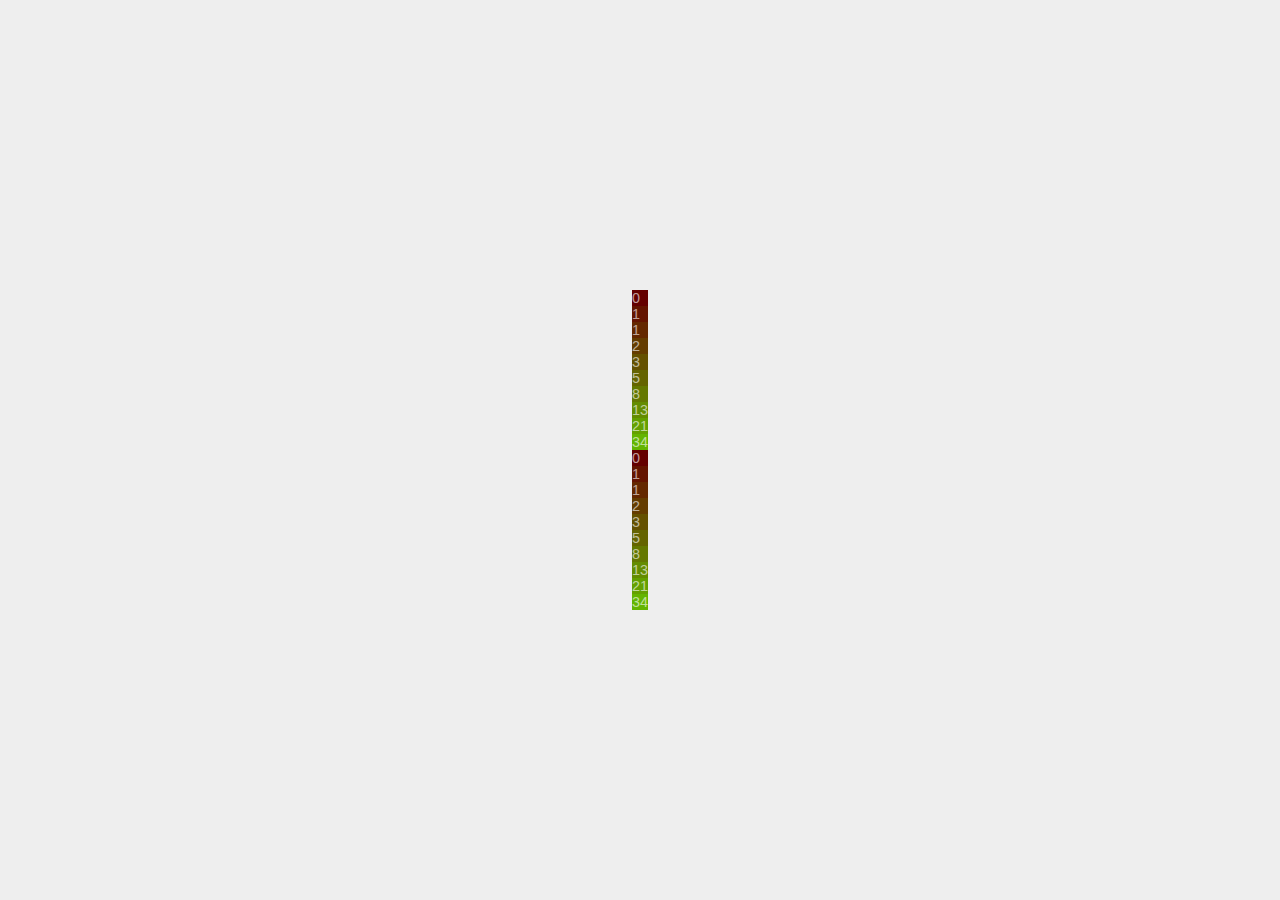
<file: 05_fibonacci-flexbox/index.html>
<!DOCTYPE html>
<html lang="en">
<head>
    <meta charset="UTF-8">
    <meta name="viewport" content="width=device-width, initial-scale=1.0">
    <meta http-equiv="X-UA-Compatible" content="ie=edge">
    <title>Flexbox excersice - Fibonacci Flexbox</title>
    <link rel="stylesheet" href="css/style.css">
</head>
<body>
    <article>
        <section class="box-1">0</section>
        <section class="box-2">1</section>
        <section class="box-3">1</section>
        <section class="box-4">2</section>
        <section class="box-5">3</section>
        <section class="box-6">5</section>
        <section class="box-7">8</section>
        <section class="box-8">13</section>
        <section class="box-9">21</section>
        <section class="box-10">34</section>
    </article>

    <article class="reverse">
        <section class="box-1">0</section>
        <section class="box-2">1</section>
        <section class="box-3">1</section>
        <section class="box-4">2</section>
        <section class="box-5">3</section>
        <section class="box-6">5</section>
        <section class="box-7">8</section>
        <section class="box-8">13</section>
        <section class="box-9">21</section>
        <section class="box-10">34</section>
    </article>

</body>
</html>
</file>
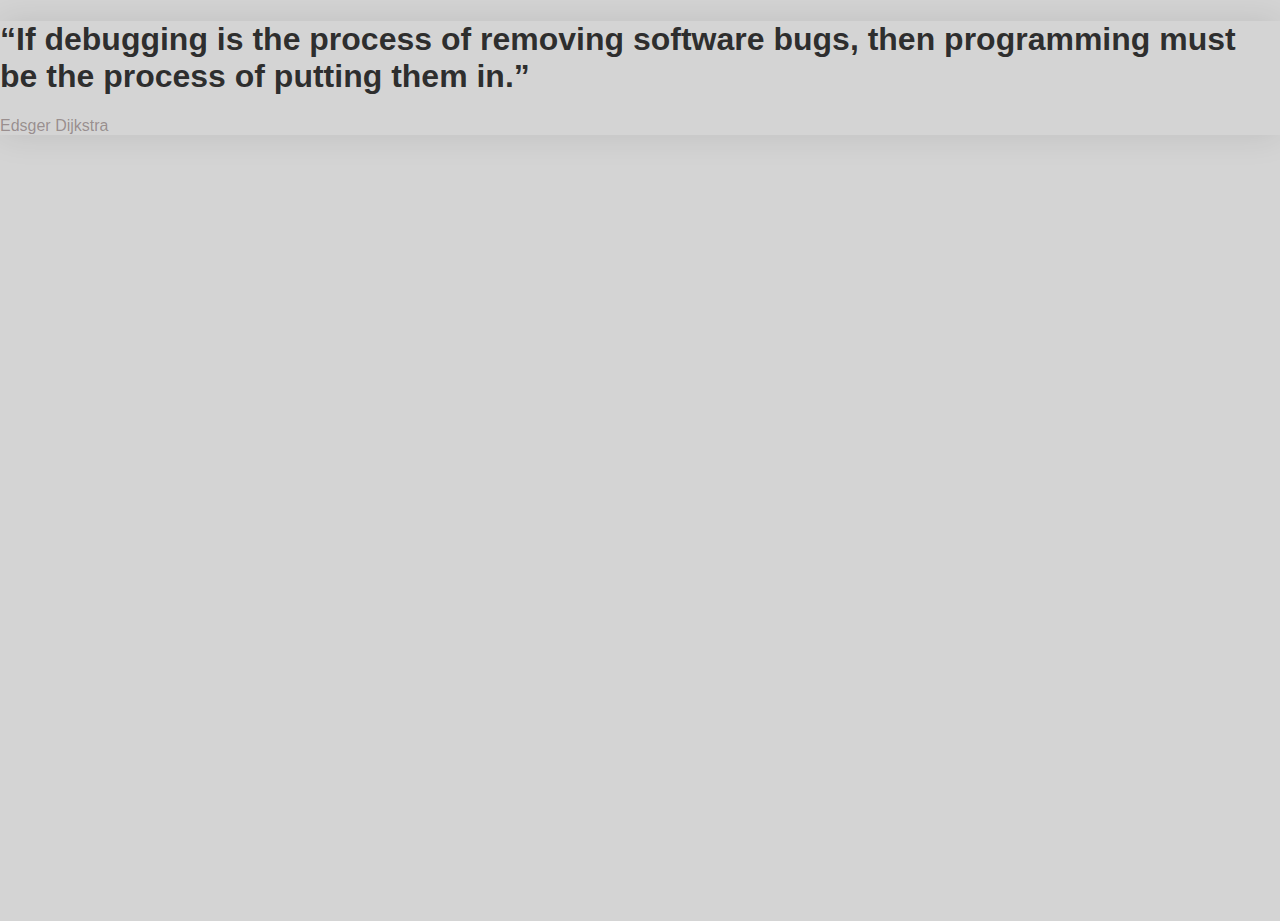
<file: 06_card-with-pager/index.html>
<!DOCTYPE html>
<html lang="en">
<head>
    <meta charset="UTF-8">
    <meta name="viewport" content="width=device-width, initial-scale=1.0">
    <meta http-equiv="X-UA-Compatible" content="ie=edge">
    <title>Flexbox excersice - Card with pager</title>
    <link rel="stylesheet" href="css/style.css">
</head>
<body>
   <article class="card">
       <h1>“If debugging is the process of removing software bugs, then programming must be the process of putting them in.”</h1>
       Edsger Dijkstra
       <footer>
           <a href="#" class="active"></a>
           <a href="#"></a>
           <a href="#"></a>
       </footer>
   </article>

</body>
</html>
</file>
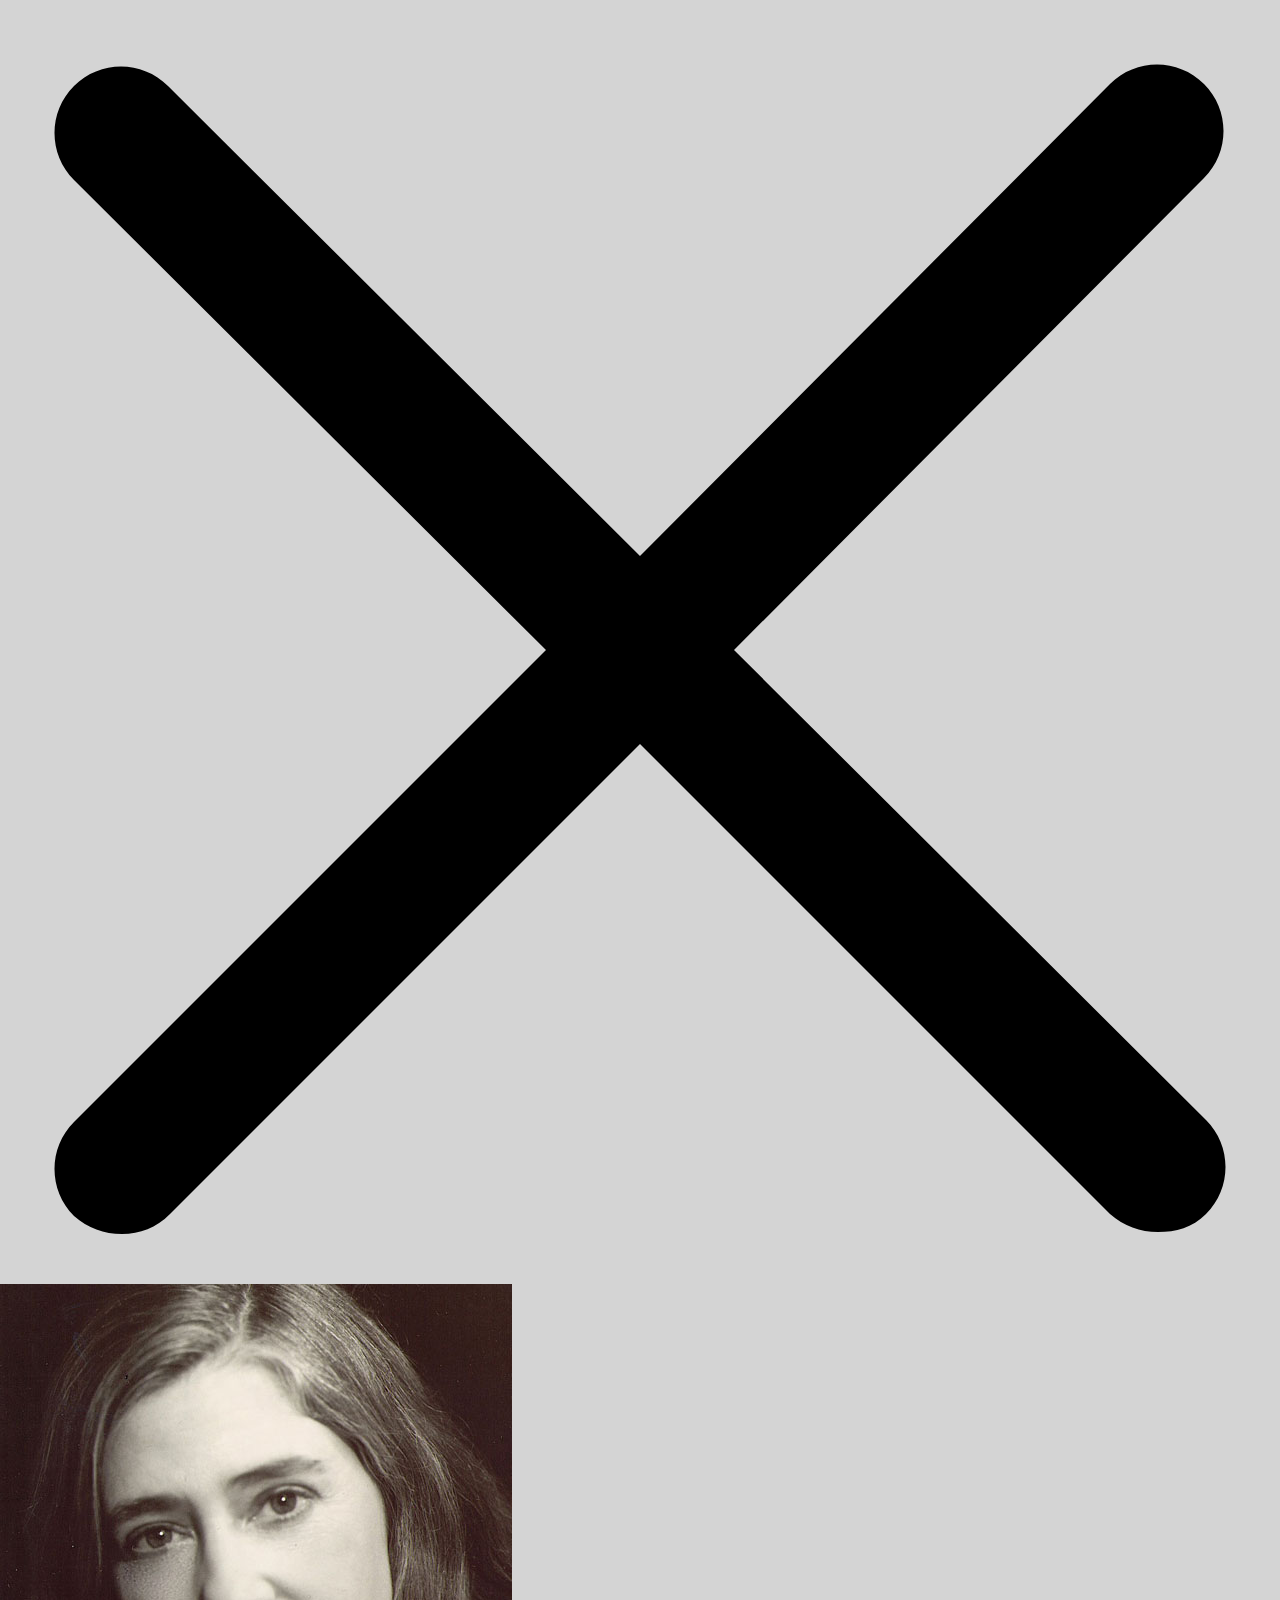
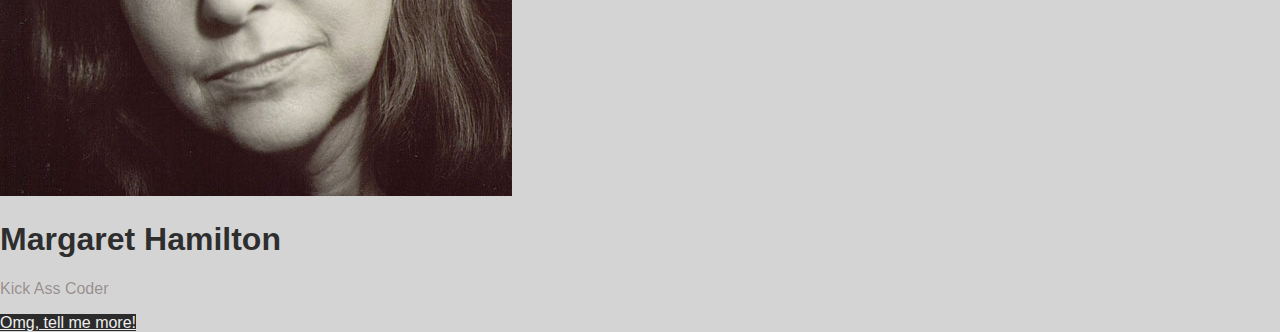
<file: 07_profile-card/index.html>
<!DOCTYPE html>
<html lang="en">
<head>
    <meta charset="UTF-8">
    <meta name="viewport" content="width=device-width, initial-scale=1.0">
    <meta http-equiv="X-UA-Compatible" content="ie=edge">
    <title>Flexbox excersice - Profile Card</title>
    <link rel="stylesheet" href="css/style.css">
</head>
<body>
   <article class="card">
        <img src="img/close.svg" class="close" alt="close">
       <img src="img/margaret.jpg" class="profile" alt="person">
       <h1>Margaret Hamilton</h1>
        <p>Kick Ass Coder</p>
        <a href="https://en.wikipedia.org/wiki/Margaret_Hamilton_(software_engineer)">Omg, tell me more!</a>
   </article>

</body>
</html>
</file>
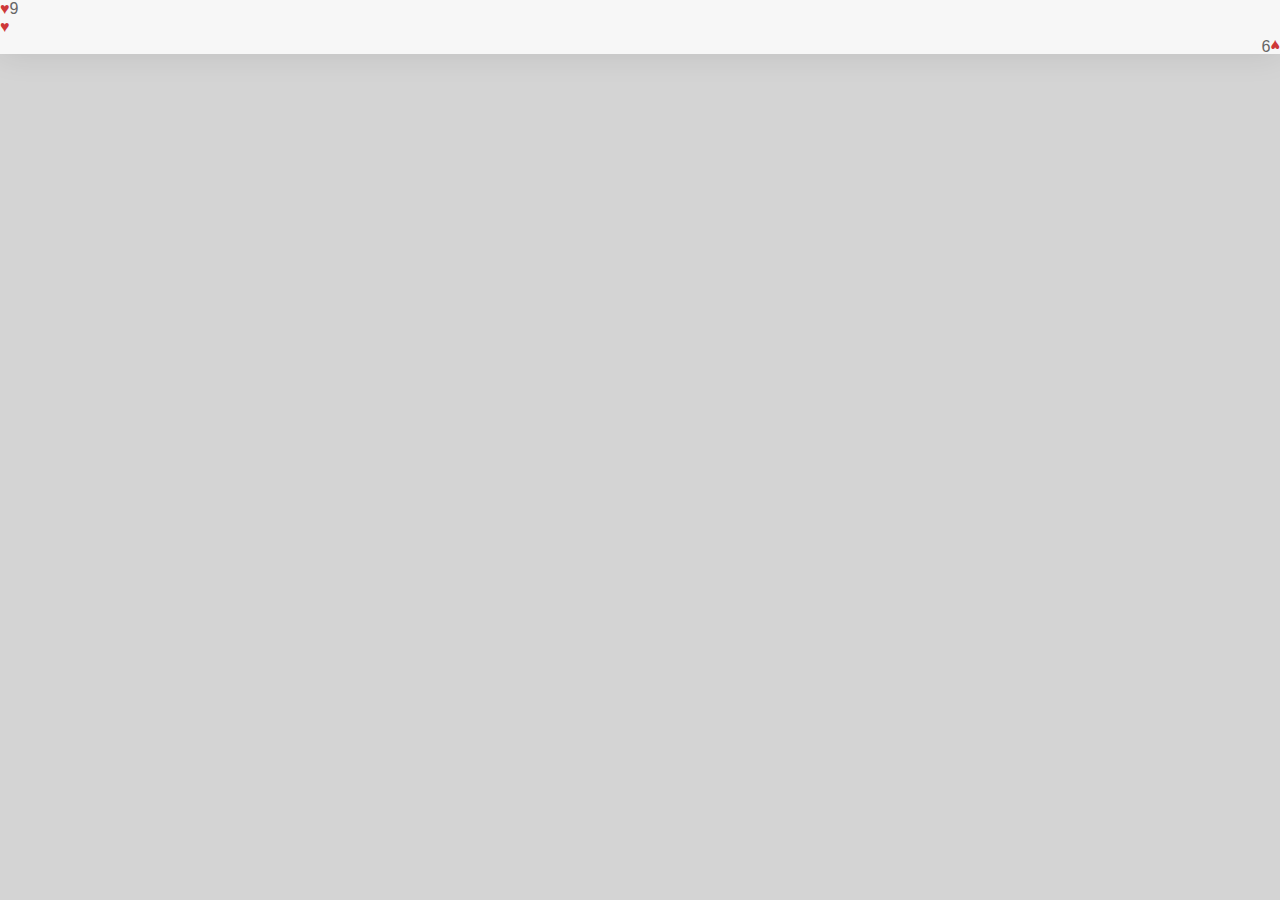
<file: 08_playing-card/index.html>
<!DOCTYPE html>
<html lang="en">
  <head>
    <meta charset="UTF-8" />
    <meta name="viewport" content="width=device-width, initial-scale=1.0" />
    <meta http-equiv="X-UA-Compatible" content="ie=edge" />
    <title>Flexbox excersice - Playing Card</title>
    <link rel="stylesheet" href="css/style.css" />
  </head>
  <body>
    <article class="card">
      <aside class="top">&hearts;<span>9</span></aside>
      <aside>&hearts;</aside>
      <aside class="bottom">&hearts;<span>9</span></aside>
    </article>
  </body>
</html>
</file>
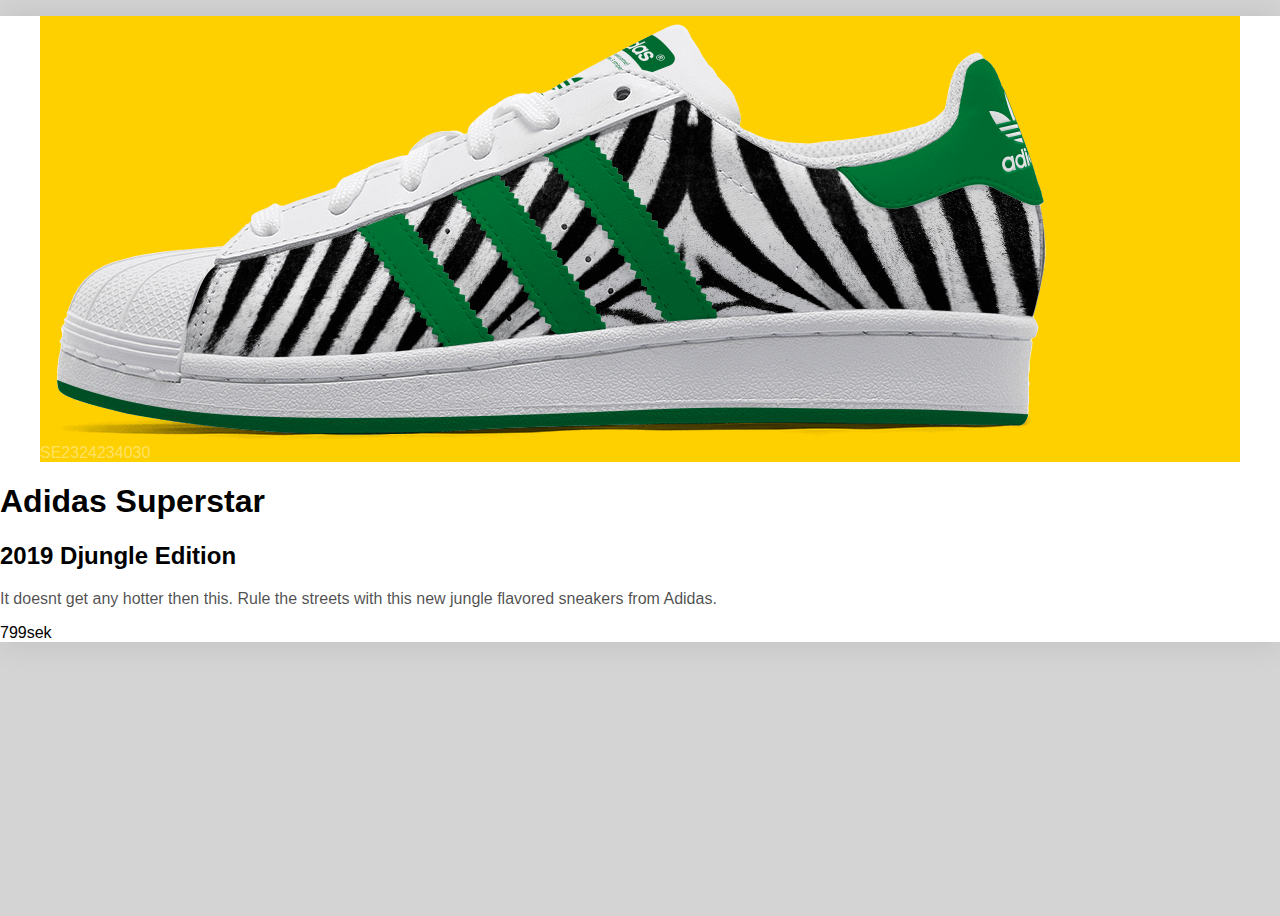
<file: 09_product-component-portrait/index.html>
<!DOCTYPE html>
<html lang="en">
<head>
    <meta charset="UTF-8">
    <meta name="viewport" content="width=device-width, initial-scale=1.0">
    <meta http-equiv="X-UA-Compatible" content="ie=edge">
    <title>Flexbox excersice - Product Component</title>
    <link rel="stylesheet" href="css/style.css">
</head>
<body>
   <article class="product">
    <figure>
        <img src="img/adidas_superstar.png" alt="Adidas Superstar">
        <figcaption>SE2324234030</figcaption>
    </figure>
    <section>
        <h1>Adidas Superstar</h1>
        <h2>2019 Djungle Edition</h2>
        <p>It doesnt get any hotter then this. Rule the streets with this new jungle flavored sneakers from Adidas.</p>
        <aside class="price">799sek</aside>
    </section>
   </article>

</body>
</html>
</file>
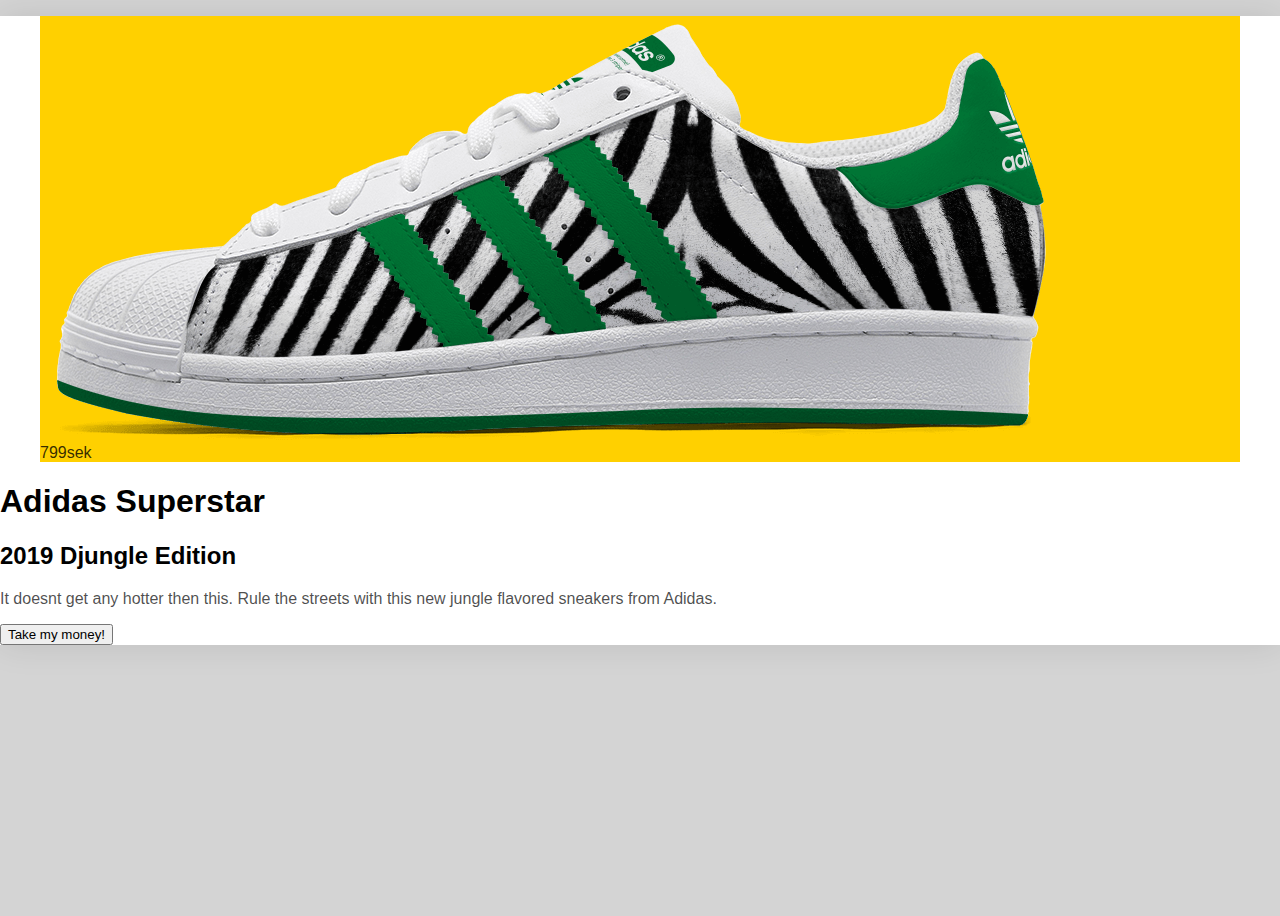
<file: 10_product-component-landscape/index.html>
<!DOCTYPE html>
<html lang="en">
<head>
    <meta charset="UTF-8">
    <meta name="viewport" content="width=device-width, initial-scale=1.0">
    <meta http-equiv="X-UA-Compatible" content="ie=edge">
    <title>Flexbox excersice - Product Component</title>
    <link rel="stylesheet" href="css/style.css">
</head>
<body>
   <article class="product">
    <figure>
        <img src="img/adidas_superstar.png" alt="Adidas Superstar">
        <figcaption>799sek</figcaption>
    </figure>
    <aside>
        <h1>Adidas Superstar</h1>
        <h2>2019 Djungle Edition</h2>
        <p>It doesnt get any hotter then this. Rule the streets with this new jungle flavored sneakers from Adidas.</p>
        <button>Take my money!</button>
    </aside>
   </article>
</body>
</html>
</file>
<file: 05_fibonacci-flexbox/css/style.css>
body {
    margin: 0;
    background: #eee;
    height: 100vh;
    display: flex;
    flex-direction: column;
    justify-content: center;
    align-items: center;
    font-family: 'Gill Sans', 'Gill Sans MT', Calibri, 'Trebuchet MS', sans-serif;
    color: rgba(255, 255, 255, .6);
    font-size: .9rem;
}

article {

}

article.reverse {
    
}

article section {
    
}

article .box-1 {
    background:rgba(100,0,0,1);
    
    
}
article .box-2 { 
    background:rgba(100,20,0,1);

    
}
article .box-3 { 
    background:rgba(100,40,0,1);

    
}
article .box-4 { 
    background:rgba(100,60,0,1);

    
}
article .box-5 { 
    background:rgba(100,80,0,1);

    
}
article .box-6 { 
    background:rgba(100,100,0,1);

    
}
article .box-7 { 
    background:rgba(100,120,0,1);

    
}
article .box-8 { 
    background:rgba(100,140,0,1);

    
}
article .box-9 { 
    background:rgba(100,160,0,1);

    
}
article .box-10 { 
    background:rgba(100,180,0,1);

    
}
</file>
<file: 06_card-with-pager/css/style.css>
body {
    margin: 0;
    background: rgb(212, 212, 212);
    height: 100vh;
    font-family: 'Gill Sans', 'Gill Sans MT', Calibri, 'Trebuchet MS', sans-serif;


}

article.card {
    box-shadow: 0 0 2rem rgba(0,0,0,.1);
    color: rgba(59, 28, 28, 0.4);


}

.card h1 {
    color: rgba(0,0,0,.8);


}

.card footer {

}

.card footer a {
    background: rgba(0,0,0,.4);


}

.card footer a.active {
    background: rgba(0,0,0,.8);
}
</file>
<file: 07_profile-card/css/style.css>
body {
    margin: 0;
    background: rgb(212, 212, 212);
    height: 100vh;
    font-family: 'Gill Sans', 'Gill Sans MT', Calibri, 'Trebuchet MS', sans-serif;


}

article.card {
    box-shadow: 0 0 2rem rgba(0,0,0,.1);
    color: rgba(59, 28, 28, 0.4);


}

.card img.close {

}

.card img.profile {

}

.card h1 {
    color: rgba(0,0,0,.8);


}

.card p {

}

.card a {
    background: rgba(0,0,0,.8);
    color: #eee;
    

}

.card a:hover {
    background: rgba(0,0,0,1);
}
</file>
<file: 08_playing-card/css/style.css>
body {
    margin: 0;
    background: rgb(212, 212, 212);
    height: 100vh;
    font-family: 'Gill Sans', 'Gill Sans MT', Calibri, 'Trebuchet MS', sans-serif;

}

article.card {
    background: #f7f7f7;
    color: rgb(206, 56, 56);
    box-shadow: 0 0 2rem rgba(0,0,0,.1);


}

.card aside {

}

.card aside span {
    color: #666;
}

.card aside.top {

}

.card aside.bottom {
    transform: rotate(180deg);

    
}
</file>
<file: 09_product-component-portrait/css/style.css>
body {
    margin: 0;
    background: rgb(212, 212, 212);
    height: 100vh;
    font-family: 'Gill Sans', 'Gill Sans MT', Calibri, 'Trebuchet MS', sans-serif;


}

article.product {
    background: #fff;
    box-shadow: 0 0 2rem rgba(0,0,0,.1);


}

.product figure {
    background: rgb(255, 208, 0);


}

.product figure img {


}

.product figure figcaption {
    color: rgba(255,255,255,.4);


}

.product section {

}

.product section h1 {

}

.product section h2 {

}

p {
    color: rgba(0,0,0,.7);

}

.price {

}

button {

}

button:hover {

}
</file>
<file: 10_product-component-landscape/css/style.css>
body {
    margin: 0;
    background: rgb(212, 212, 212);
    height: 100vh;
    font-family: 'Gill Sans', 'Gill Sans MT', Calibri, 'Trebuchet MS', sans-serif;
}

article.product {
    background: #fff;
    box-shadow: 0 0 2rem rgba(0,0,0,.1);

}

.product figure {
    background: rgb(255, 208, 0);


}

.product figure img {

}

.product figure figcaption {
    color: rgba(0,0,0,.8);

}

.product aside {

}

.product aside h1 {

}

.product aside h2 {

}

p {
    color: rgba(0,0,0,.7);

}

button {

}

button:hover {

}
</file>
